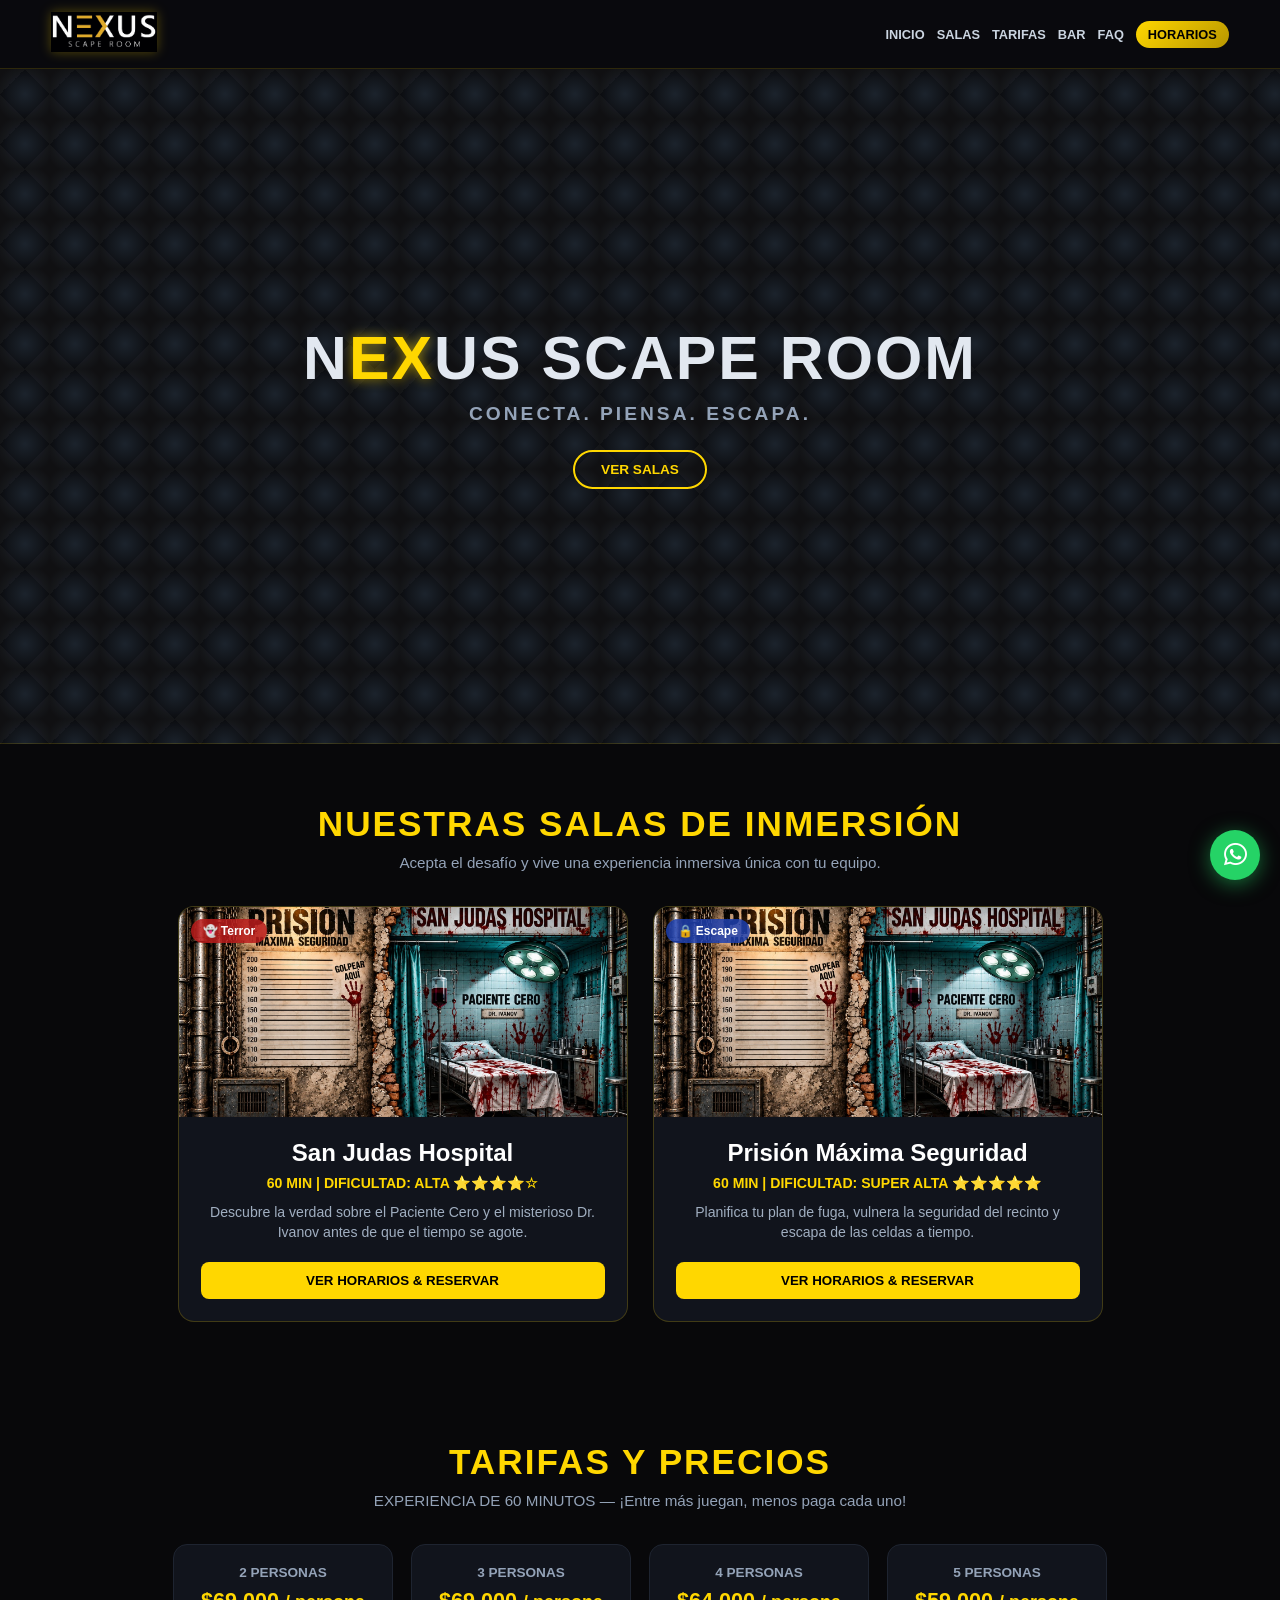
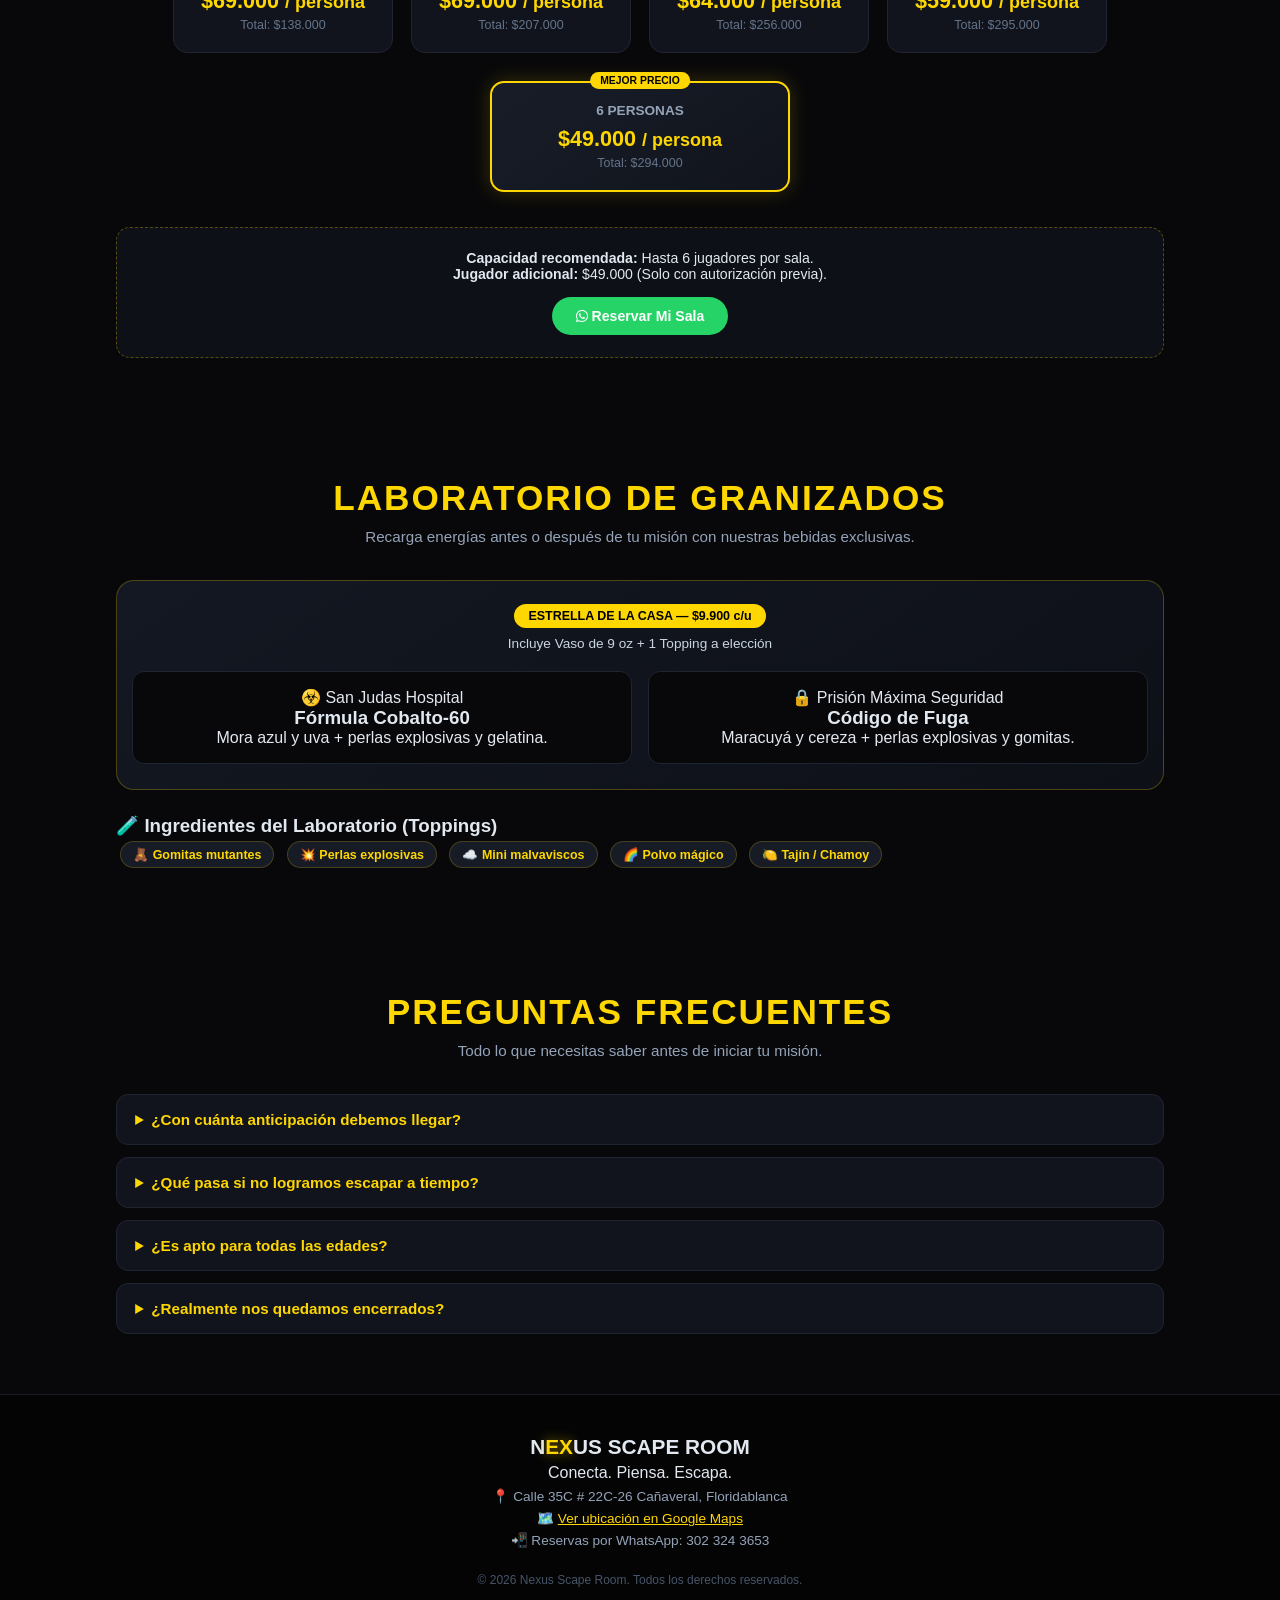
<file: index.html>
<!DOCTYPE html>
<html lang="es">
<head>
    <meta charset="UTF-8">
    <meta name="viewport" content="width=device-width, initial-scale=1.0, maximum-scale=1.0, user-scalable=no">
    <title>NEXUS SCAPE ROOM</title>
    <link rel="stylesheet" href="style.css?v=300">
    <!-- Cargar íconos de Font Awesome -->
    <link rel="stylesheet" href="https://cdnjs.cloudflare.com/ajax/libs/font-awesome/6.4.0/css/all.min.css">
</head>
<body>

    <!-- Menú superior -->
    <header class="navbar">
        <div class="logo">
            <img src="logo.jpeg" alt="Nexus Scape Room">
        </div>
        <nav>
            <a href="#">Inicio</a>
            <a href="#salas">Salas</a>
            <a href="#tarifas">Tarifas</a>
            <a href="#bar">Bar</a>
            <a href="#faq">FAQ</a>
            <a href="#" class="btn-reserva" id="open-schedules-btn">Horarios</a>
        </nav>
    </header>

    <!-- Banner Principal (Hero) -->
    <main class="hero">
        <h1>N<span class="gold">EX</span>US SCAPE ROOM</h1>
        <p>CONECTA. PIENSA. ESCAPA.</p>
        <button id="hero-btn">Ver Salas</button>
    </main>

    <!-- 1. SECCIÓN DE SALAS DE ESCAPE -->
    <section class="rooms-section" id="salas">
        <h2>NUESTRAS SALAS DE INMERSIÓN</h2>
        <p class="section-subtitle">Acepta el desafío y vive una experiencia inmersiva única con tu equipo.</p>
        
        <div class="rooms-grid">
            <!-- SAN JUDAS HOSPITAL -->
            <div class="room-card">
                <div class="room-img-container">
                    <img src="mural.jpeg" alt="San Judas Hospital" class="mural-hospital">
                    <span class="room-tag terror">👻 Terror</span>
                </div>
                <div class="room-content">
                    <h3>San Judas Hospital</h3>
                    <p class="room-info">60 MIN | DIFICULTAD: ALTA ⭐⭐⭐⭐☆</p>
                    <p class="room-desc">Descubre la verdad sobre el Paciente Cero y el misterioso Dr. Ivanov antes de que el tiempo se agote.</p>
                    <button class="btn-card open-modal">Ver Horarios & Reservar</button>
                </div>
            </div>

            <!-- PRISIÓN MÁXIMA SEGURIDAD -->
            <div class="room-card">
                <div class="room-img-container">
                    <img src="mural.jpeg" alt="Prisión Máxima Seguridad" class="mural-prision">
                    <span class="room-tag bank">🔒 Escape</span>
                </div>
                <div class="room-content">
                    <h3>Prisión Máxima Seguridad</h3>
                    <p class="room-info">60 MIN | DIFICULTAD: SUPER ALTA ⭐⭐⭐⭐⭐</p>
                    <p class="room-desc">Planifica tu plan de fuga, vulnera la seguridad del recinto y escapa de las celdas a tiempo.</p>
                    <button class="btn-card open-modal">Ver Horarios & Reservar</button>
                </div>
            </div>
        </div>
    </section>

    <!-- 2. SECCIÓN TARIFAS EN CUADROS -->
    <section class="pricing-section" id="tarifas">
        <h2>TARIFAS Y PRECIOS</h2>
        <p class="section-subtitle">EXPERIENCIA DE 60 MINUTOS — ¡Entre más juegan, menos paga cada uno!</p>

        <div class="pricing-container">
            <div class="pricing-card">
                <div class="pricing-group">2 PERSONAS</div>
                <div class="pricing-price">$69.000 <small>/ persona</small></div>
                <div class="pricing-total">Total: $138.000</div>
            </div>
            <div class="pricing-card">
                <div class="pricing-group">3 PERSONAS</div>
                <div class="pricing-price">$69.000 <small>/ persona</small></div>
                <div class="pricing-total">Total: $207.000</div>
            </div>
            <div class="pricing-card">
                <div class="pricing-group">4 PERSONAS</div>
                <div class="pricing-price">$64.000 <small>/ persona</small></div>
                <div class="pricing-total">Total: $256.000</div>
            </div>
            <div class="pricing-card">
                <div class="pricing-group">5 PERSONAS</div>
                <div class="pricing-price">$59.000 <small>/ persona</small></div>
                <div class="pricing-total">Total: $295.000</div>
            </div>
            
            <!-- MEJOR PRECIO CENTRADO ABAJO -->
            <div class="pricing-card featured center-featured">
                <span class="best-price-badge">MEJOR PRECIO</span>
                <div class="pricing-group">6 PERSONAS</div>
                <div class="pricing-price">$49.000 <small>/ persona</small></div>
                <div class="pricing-total">Total: $294.000</div>
            </div>
        </div>

        <div class="pricing-note">
            <p><strong>Capacidad recomendada:</strong> Hasta 6 jugadores por sala.</p>
            <p><strong>Jugador adicional:</strong> $49.000 (Solo con autorización previa).</p>
            <a href="https://wa.me/573023243653?text=¡Hola!%20Quiero%20consultar%20disponibilidad%20para%20reservar%20una%20sala." class="btn-reserva-directa" target="_blank">
                <i class="fa-brands fa-whatsapp"></i> Reservar Mi Sala
            </a>
        </div>
    </section>

    <!-- 3. SECCIÓN LABORATORIO DE GRANIZADOS -->
    <section id="bar" class="bar-section">
        <h2>LABORATORIO DE GRANIZADOS</h2>
        <p class="bar-subtitle">Recarga energías antes o después de tu misión con nuestras bebidas exclusivas.</p>

        <div class="slushie-highlight">
            <span class="badge">ESTRELLA DE LA CASA — $9.900 c/u</span>
            <p class="slushie-info">Incluye Vaso de 9 oz + 1 Topping a elección</p>

            <div class="slushie-grid">
                <div class="slushie-card">
                    <span class="slushie-tag cobalto">☣️ San Judas Hospital</span>
                    <h3>Fórmula Cobalto-60</h3>
                    <p class="slushie-flavor">Mora azul y uva + perlas explosivas y gelatina.</p>
                </div>
                <div class="slushie-card">
                    <span class="slushie-tag fuga">🔒 Prisión Máxima Seguridad</span>
                    <h3>Código de Fuga</h3>
                    <p class="slushie-flavor">Maracuyá y cereza + perlas explosivas y gomitas.</p>
                </div>
            </div>
        </div>

        <div class="bar-grid">
            <div class="menu-card">
                <h3>🧪 Ingredientes del Laboratorio (Toppings)</h3>
                <div class="toppings-tags">
                    <span>🧸 Gomitas mutantes</span>
                    <span>💥 Perlas explosivas</span>
                    <span>☁️ Mini malvaviscos</span>
                    <span>🌈 Polvo mágico</span>
                    <span>🍋 Tajín / Chamoy</span>
                </div>
            </div>
        </div>
    </section>

    <!-- 4. SECCIÓN DE PREGUNTAS FRECUENTES (FAQ) -->
    <section id="faq">
        <h2>PREGUNTAS FRECUENTES</h2>
        <p class="section-subtitle">Todo lo que necesitas saber antes de iniciar tu misión.</p>

        <div class="faq-container">
            <details class="faq-item">
                <summary>¿Con cuánta anticipación debemos llegar?</summary>
                <p>Recomendamos llegar 15 minutos antes de la hora agendada para la explicación de las reglas de juego e instrucciones iniciales de seguridad.</p>
            </details>

            <details class="faq-item">
                <summary>¿Qué pasa si no logramos escapar a tiempo?</summary>
                <p>Al cumplir los 60 minutos, nuestro Game Master abrirá las puertas y les explicará la resolución de los enigmas que hayan quedado pendientes.</p>
            </details>

            <details class="faq-item">
                <summary>¿Es apto para todas las edades?</summary>
                <p>¡Sí! Es una actividad perfecta para familias, grupos de amigos y empresas. Los menores de edad son bienvenidos acompañados de un adulto responsable.</p>
            </details>

            <details class="faq-item">
                <summary>¿Realmente nos quedamos encerrados?</summary>
                <p>Por motivos de seguridad, siempre hay un botón de salida de emergencia disponible y el equipo de control monitorea la sala en todo momento mediante cámaras.</p>
            </details>
        </div>
    </section>

    <!-- Pie de página -->
    <footer class="footer">
        <div class="footer-content">
            <h3>N<span class="gold">EX</span>US SCAPE ROOM</h3>
            <p>Conecta. Piensa. Escapa.</p>
            <div class="footer-info">
                <p>📍 Calle 35C # 22C-26 Cañaveral, Floridablanca</p>
                <p>🗺️ <a href="https://maps.google.com/?q=Calle+35C+%23+22C-26+Cañaveral+Floridablanca" target="_blank" style="color: #FFD700; text-decoration: underline;">Ver ubicación en Google Maps</a></p>
                <p>📲 Reservas por WhatsApp: 302 324 3653</p>
            </div>
            <p class="copyright">&copy; 2026 Nexus Scape Room. Todos los derechos reservados.</p>
        </div>
    </footer>

    <!-- Ventana Flotante (Modal de Horarios) -->
    <div class="modal-overlay" id="schedules-modal">
        <div class="modal-container">
            <button class="modal-close" id="close-modal-btn">&times;</button>
            <h2>⏰ HORARIOS Y RESERVAS</h2>
            <p class="modal-subtitle">Reserva tu turno previa disponibilidad (Llega 15 min antes)</p>

            <div class="customer-service-box">
                <h4>💬 Horario de Atención en WhatsApp y Redes (Para Agendar)</h4>
                <p><strong>Lunes a Viernes:</strong> 8:00 a.m. - 12:00 p.m. | 2:00 p.m. - 6:00 p.m.</p>
                <p><strong>Sábados:</strong> 9:00 a.m. - 2:00 p.m.</p>
            </div>

            <h3 class="game-schedules-title">🎮 Franjas de Juego Disponibles</h3>
            <div class="schedules-grid">
                <div class="day-card">
                    <h4>Viernes</h4>
                    <ul>
                        <li>2:00 P. M.</li>
                        <li>3:30 P. M.</li>
                        <li>5:00 P. M.</li>
                        <li>6:30 P. M.</li>
                        <li>8:00 P. M.</li>
                    </ul>
                </div>

                <div class="day-card highlight-day">
                    <h4>Sábados, Domingos y Festivos</h4>
                    <ul>
                        <li>10:00 A. M.</li>
                        <li>11:30 A. M.</li>
                        <li>1:00 P. M.</li>
                        <li>2:30 P. M.</li>
                        <li>4:00 P. M.</li>
                        <li>5:30 P. M.</li>
                        <li>7:00 P. M.</li>
                        <li>8:30 P. M.</li>
                    </ul>
                </div>
            </div>

            <a href="https://wa.me/573023243653?text=¡Hola!%20Quiero%20consultar%20disponibilidad%20para%20reservar%20un%20horario%20en%20Nexus%20Scape%20Room." 
               class="modal-btn-whatsapp" target="_blank">
                <i class="fa-brands fa-whatsapp"></i> Reservar Turno por WhatsApp
            </a>
        </div>
    </div>

    <!-- Botón Flotante de WhatsApp -->
    <a href="https://wa.me/573023243653?text=¡Hola!%20Quiero%20más%20información%20para%20reservar%20una%20sala%20en%20Nexus%20Scape%20Room." 
       class="whatsapp-btn" 
       target="_blank" 
       rel="noopener noreferrer"
       title="¡Contáctanos por WhatsApp!">
        <i class="fa-brands fa-whatsapp"></i>
    </a>

    <!-- Lógica de interacciones -->
    <script>
        document.addEventListener('DOMContentLoaded', function() {
            var modal = document.getElementById('schedules-modal');
            var openBtn = document.getElementById('open-schedules-btn');
            var heroBtn = document.getElementById('hero-btn');
            var closeBtn = document.getElementById('close-modal-btn');
            var roomButtons = document.querySelectorAll('.open-modal');

            if (openBtn) {
                openBtn.addEventListener('click', function(e) {
                    e.preventDefault();
                    modal.classList.add('active');
                });
            }

            roomButtons.forEach(function(btn) {
                btn.addEventListener('click', function(e) {
                    e.preventDefault();
                    modal.classList.add('active');
                });
            });

            if (heroBtn) {
                heroBtn.addEventListener('click', function() {
                    var roomsSection = document.getElementById('salas');
                    if (roomsSection) {
                        roomsSection.scrollIntoView({ behavior: 'smooth' });
                    }
                });
            }

            if (closeBtn) {
                closeBtn.addEventListener('click', function() {
                    modal.classList.remove('active');
                });
            }

            window.addEventListener('click', function(e) {
                if (e.target === modal) {
                    modal.classList.remove('active');
                }
            });
        });
    </script>
</body>
</html>
</file>
<file: style.css>
/* RESET ABSOLUTO PARA EVITAR DESBORDAMIENTOS LATERALES */
*, *::before, *::after {
    margin: 0;
    padding: 0;
    box-sizing: border-box;
}

html, body {
    width: 100%;
    max-width: 100%;
    overflow-x: hidden;
    background-color: #08080a;
    color: #e2e8f0;
    font-family: 'Segoe UI', Roboto, Helvetica, Arial, sans-serif;
}

/* RESALTADO DORADO */
.gold, h1 .gold, h3 .gold {
    color: #FFD700 !important;
    text-shadow: 0 0 12px rgba(255, 215, 0, 0.6) !important;
}

/* NAVEGACIÓN SUPERIOR RESPONSIVA */
.navbar {
    width: 100%;
    display: flex;
    justify-content: space-between;
    align-items: center;
    padding: 12px 4%;
    background: rgba(10, 10, 14, 0.95);
    backdrop-filter: blur(12px);
    position: sticky;
    top: 0;
    z-index: 1000;
    border-bottom: 1px solid rgba(255, 215, 0, 0.15);
}

.logo img {
    height: 40px;
    object-fit: contain;
    filter: drop-shadow(0 0 6px rgba(255, 215, 0, 0.3));
}

.navbar nav {
    display: flex;
    gap: 12px;
    align-items: center;
    flex-wrap: wrap;
}

.navbar nav a {
    color: #cbd5e1;
    text-decoration: none;
    font-weight: 600;
    font-size: 0.8rem;
    text-transform: uppercase;
    transition: color 0.3s;
}

.navbar nav a:hover {
    color: #FFD700;
}

.btn-reserva {
    background: linear-gradient(135deg, #FFD700 0%, #b89600 100%);
    color: #000000 !important;
    padding: 6px 12px;
    border-radius: 20px;
    font-weight: 800 !important;
}

/* BANNER PRINCIPAL (HERO) */
.hero {
    width: 100%;
    min-height: 75vh;
    display: flex;
    flex-direction: column;
    justify-content: center;
    align-items: center;
    text-align: center;
    padding: 40px 15px;
    background-color: #08080a;
    background-image: 
        linear-gradient(45deg, rgba(255, 255, 255, 0.03) 25%, transparent 25%), 
        linear-gradient(-45deg, rgba(255, 255, 255, 0.03) 25%, transparent 25%), 
        linear-gradient(45deg, transparent 75%, rgba(255, 255, 255, 0.03) 75%), 
        linear-gradient(-45deg, transparent 75%, rgba(255, 255, 255, 0.03) 75%),
        radial-gradient(circle at center, rgba(31, 40, 51, 0.85) 0%, #08080a 85%);
    background-size: 50px 50px;
    border-bottom: 1px solid rgba(255, 215, 0, 0.15);
}

.hero h1 {
    font-size: clamp(2rem, 6vw, 3.8rem);
    letter-spacing: 2px;
    margin-bottom: 10px;
    text-transform: uppercase;
    font-weight: 900;
}

.hero p {
    font-size: clamp(0.85rem, 3vw, 1.2rem);
    letter-spacing: 3px;
    color: #94a3b8;
    margin-bottom: 25px;
    font-weight: 600;
}

#hero-btn {
    background: transparent;
    color: #FFD700;
    border: 2px solid #FFD700;
    padding: 10px 26px;
    font-size: 0.85rem;
    font-weight: 800;
    border-radius: 30px;
    cursor: pointer;
    text-transform: uppercase;
}

#hero-btn:hover {
    background: #FFD700;
    color: #000;
}

/* SECCIONES GENERALES */
section {
    width: 100%;
    padding: 60px 4%;
    max-width: 1150px;
    margin: 0 auto;
}

section h2 {
    text-align: center;
    font-size: clamp(1.4rem, 4.5vw, 2.2rem);
    color: #FFD700;
    letter-spacing: 2px;
    margin-bottom: 10px;
    text-transform: uppercase;
}

.section-subtitle, .bar-subtitle {
    text-align: center;
    color: #94a3b8;
    margin-bottom: 35px;
    font-size: clamp(0.85rem, 2.5vw, 0.95rem);
}

/* SALAS DE ESCAPE */
.rooms-grid {
    display: flex;
    flex-wrap: wrap;
    justify-content: center;
    gap: 25px;
    width: 100%;
}

.room-card {
    flex: 1 1 300px;
    max-width: 450px;
    width: 100%;
    background: #11141c;
    border: 1px solid rgba(255, 215, 0, 0.2);
    border-radius: 16px;
    overflow: hidden;
}

.room-img-container {
    height: 210px;
    width: 100%;
    position: relative;
    overflow: hidden;
}

.room-img-container img {
    width: 100%;
    height: 100%;
    object-fit: cover;
}

.mural-hospital { object-position: right center; }
.mural-prision { object-position: left center; }

.room-tag {
    position: absolute;
    top: 12px;
    left: 12px;
    padding: 5px 12px;
    border-radius: 15px;
    font-weight: 800;
    font-size: 0.75rem;
}

.room-tag.terror { background: rgba(185, 28, 28, 0.85); color: #fff; }
.room-tag.bank { background: rgba(30, 64, 175, 0.85); color: #fff; }

.room-content {
    padding: 22px;
    text-align: center;
}

.room-content h3 { font-size: 1.5rem; margin-bottom: 8px; color: #fff; }
.room-info { color: #FFD700; font-weight: bold; font-size: 0.88rem; margin-bottom: 12px; }
.room-desc { font-size: 0.88rem; color: #a0aec0; margin-bottom: 20px; line-height: 1.4; }

.btn-card {
    background: #FFD700;
    color: #000;
    border: none;
    padding: 11px 20px;
    border-radius: 8px;
    font-weight: 800;
    cursor: pointer;
    width: 100%;
    text-transform: uppercase;
}

/* TARIFAS Y PRECIOS */
.pricing-container {
    display: flex;
    flex-wrap: wrap;
    justify-content: center;
    gap: 18px;
    width: 100%;
}

.pricing-card {
    flex: 1 1 180px;
    max-width: 220px;
    background: #11141c;
    border: 1px solid #1e2430;
    border-radius: 14px;
    padding: 20px 12px;
    text-align: center;
    position: relative;
}

.pricing-card.featured.center-featured {
    flex: 0 0 100% !important;
    max-width: 300px !important;
    margin: 10px auto 0 auto;
    border: 2px solid #FFD700;
    background: linear-gradient(145deg, #181d28, #11141c);
    box-shadow: 0 0 20px rgba(255, 215, 0, 0.2);
}

.best-price-badge {
    position: absolute;
    top: -11px;
    left: 50%;
    transform: translateX(-50%);
    background: #FFD700;
    color: #000;
    font-size: 0.65rem;
    font-weight: 900;
    padding: 3px 10px;
    border-radius: 10px;
}

.pricing-group { font-weight: 700; color: #94a3b8; margin-bottom: 8px; font-size: 0.85rem; }
.pricing-price { font-size: 1.35rem; font-weight: 900; color: #FFD700; }
.pricing-total { font-size: 0.78rem; color: #64748b; margin-top: 4px; }

.pricing-note {
    text-align: center;
    margin-top: 35px;
    background: #0d1017;
    padding: 22px;
    border-radius: 14px;
    border: 1px dashed rgba(255, 215, 0, 0.3);
    font-size: 0.88rem;
}

.btn-reserva-directa {
    display: inline-block;
    margin-top: 15px;
    background: #25D366;
    color: white;
    text-decoration: none;
    padding: 11px 24px;
    border-radius: 30px;
    font-weight: 800;
    font-size: 0.88rem;
}

/* LABORATORIO DE GRANIZADOS */
.slushie-highlight {
    background: linear-gradient(145deg, #141822, #0d1017);
    border: 1px solid rgba(255, 215, 0, 0.25);
    border-radius: 18px;
    padding: 25px 15px;
    text-align: center;
    margin-bottom: 25px;
}

.slushie-highlight .badge {
    background: #FFD700;
    color: #000;
    font-weight: 900;
    padding: 5px 14px;
    border-radius: 20px;
    font-size: 0.78rem;
}

.slushie-info { margin: 12px 0 20px 0; color: #cbd5e1; font-size: 0.85rem; }

.slushie-grid {
    display: grid;
    grid-template-columns: repeat(auto-fit, minmax(240px, 1fr));
    gap: 16px;
}

.slushie-card {
    background: #08080a;
    padding: 16px;
    border-radius: 12px;
    border: 1px solid #1e2430;
}

.toppings-tags span {
    display: inline-block;
    background: #161b26;
    color: #FFD700;
    padding: 5px 12px;
    border-radius: 20px;
    margin: 4px;
    font-size: 0.78rem;
    font-weight: 600;
    border: 1px solid rgba(255, 215, 0, 0.2);
}

/* FAQ */
.faq-container {
    display: flex;
    flex-direction: column;
    gap: 12px;
    width: 100%;
}

.faq-item {
    background: #11141c;
    border: 1px solid #1e2430;
    border-radius: 12px;
    padding: 16px 18px;
    cursor: pointer;
}

.faq-item summary {
    font-weight: 700;
    color: #FFD700;
    font-size: 0.95rem;
}

.faq-item p {
    margin-top: 10px;
    color: #cbd5e1;
    font-size: 0.85rem;
    line-height: 1.4;
}

/* FOOTER */
.footer {
    width: 100%;
    background: #040405;
    padding: 40px 4% 20px 4%;
    text-align: center;
    border-top: 1px solid #1a1e29;
}

.footer h3 { font-size: 1.3rem; margin-bottom: 5px; }
.footer-info p { margin: 6px 0; color: #94a3b8; font-size: 0.85rem; }
.copyright { margin-top: 25px; color: #475569; font-size: 0.75rem; }

/* BOTÓN WHATSAPP */
.whatsapp-btn {
    position: fixed;
    bottom: 20px;
    right: 20px;
    background: #25D366;
    color: white;
    width: 50px;
    height: 50px;
    border-radius: 50%;
    display: flex;
    justify-content: center;
    align-items: center;
    font-size: 26px;
    box-shadow: 0 4px 20px rgba(37, 211, 102, 0.5);
    z-index: 9999;
    text-decoration: none;
}

/* MODAL */
.modal-overlay {
    position: fixed;
    top: 0; left: 0; width: 100%; height: 100%;
    background: rgba(0, 0, 0, 0.88);
    backdrop-filter: blur(8px);
    display: flex;
    justify-content: center;
    align-items: center;
    opacity: 0;
    pointer-events: none;
    transition: opacity 0.3s;
    z-index: 10000;
}

.modal-overlay.active { opacity: 1; pointer-events: all; }

.modal-container {
    background: #11141c;
    border: 1px solid #FFD700;
    padding: 22px 18px;
    border-radius: 16px;
    max-width: 500px;
    width: 90%;
    position: relative;
    max-height: 85vh;
    overflow-y: auto;
}

.modal-close {
    position: absolute;
    top: 12px; right: 16px;
    background: none; border: none;
    color: #fff; font-size: 26px; cursor: pointer;
}

.schedules-grid { display: grid; gap: 12px; margin: 15px 0; }
.day-card { background: #08080a; padding: 12px; border-radius: 8px; }
.day-card.highlight-day { border: 1px solid #FFD700; }
.day-card h4 { color: #FFD700; margin-bottom: 6px; font-size: 0.9rem; }
.day-card ul { list-style: none; display: flex; flex-wrap: wrap; gap: 5px; }
.day-card li { background: #1a1e29; padding: 3px 8px; border-radius: 5px; font-size: 0.78rem; }

.modal-btn-whatsapp {
    display: block;
    text-align: center;
    background: #25D366;
    color: white;
    padding: 12px;
    border-radius: 8px;
    text-decoration: none;
    font-weight: 800;
    font-size: 0.85rem;
}

/* REGLAS MÓVILES EXCLUSIVAS PARA EVITAR DESPLAZAMIENTO LATERAL */
@media (max-width: 768px) {
    .navbar {
        flex-direction: column;
        gap: 8px;
        padding: 10px;
    }

    .navbar nav {
        justify-content: center;
        gap: 8px;
    }

    .navbar nav a {
        font-size: 0.72rem;
    }

    .pricing-card {
        flex: 1 1 100% !important;
        max-width: 100% !important;
    }

    .pricing-card.featured.center-featured {
        max-width: 100% !important;
    }
}
</file>
